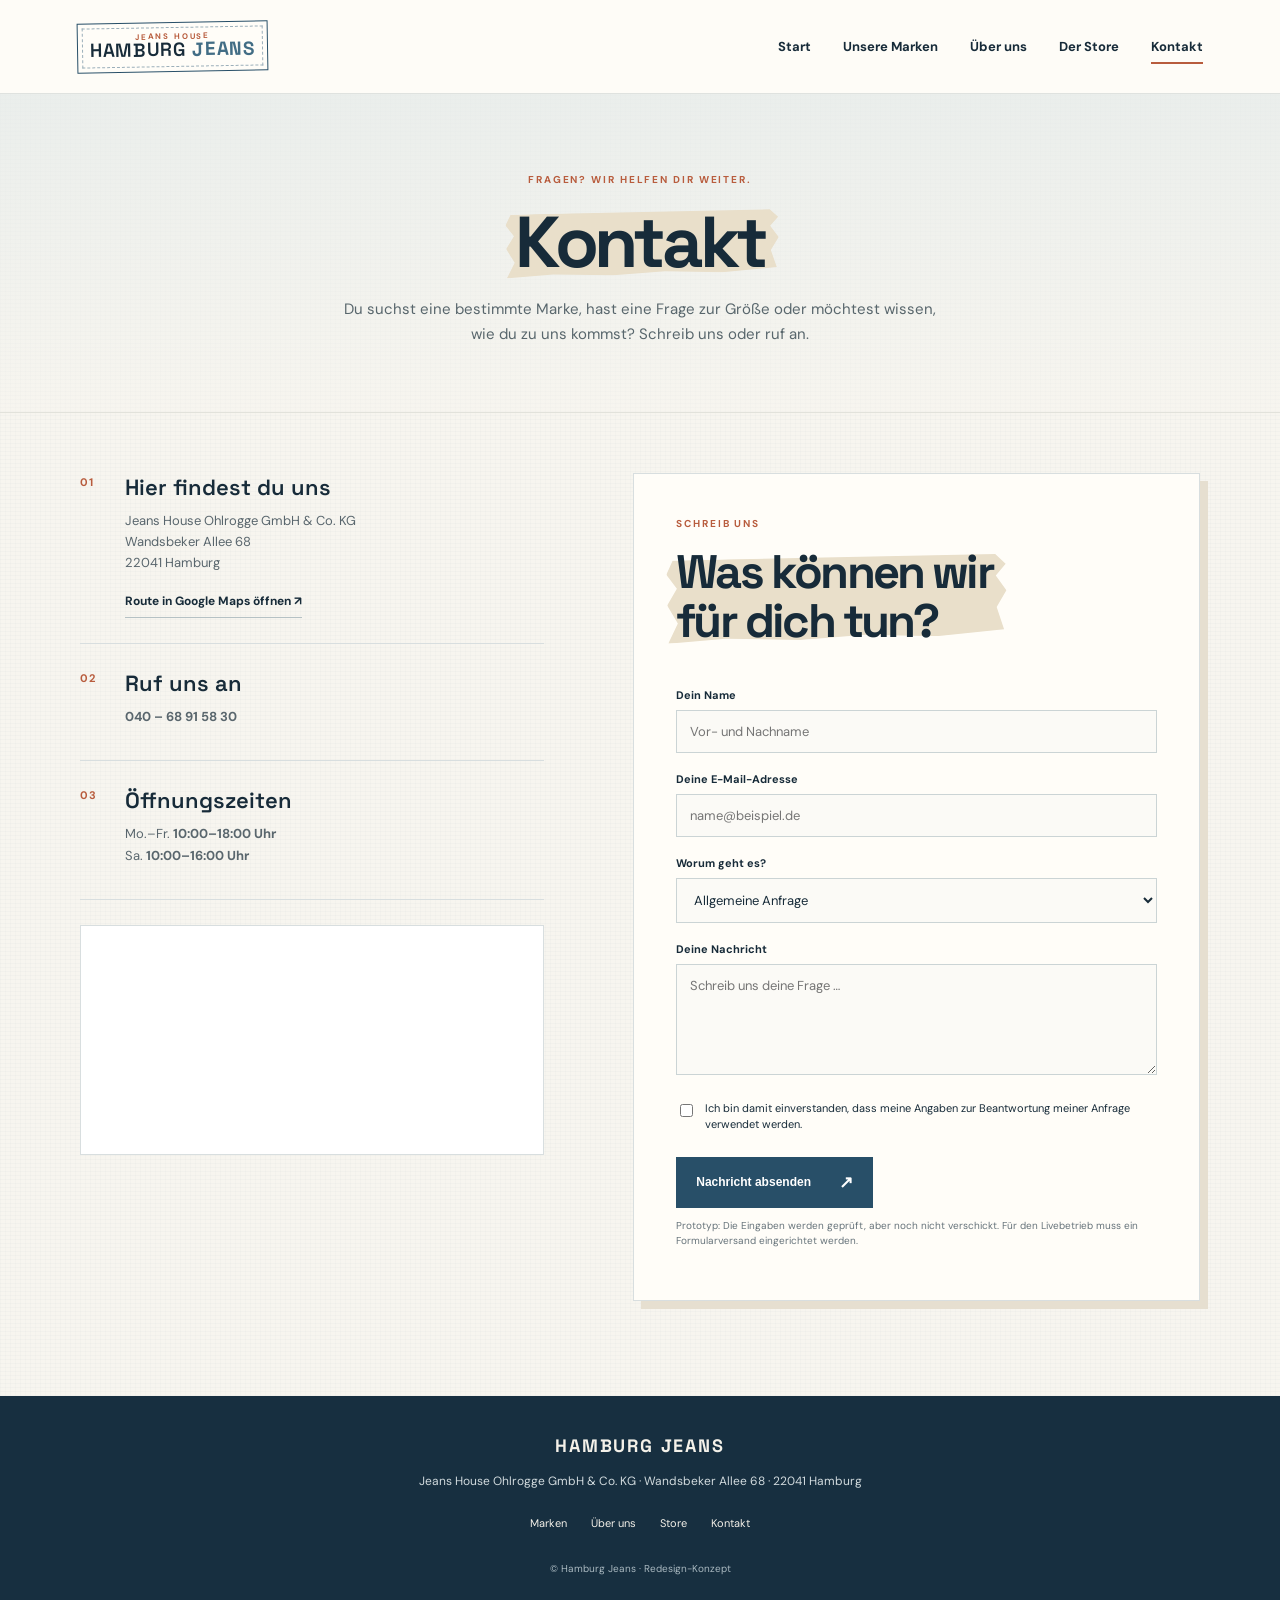
<file: kontakt.html>
<!doctype html><html lang="de"><head><meta charset="utf-8"><meta name="viewport" content="width=device-width, initial-scale=1"><title>Kontakt & Anfahrt – Hamburg Jeans</title><link rel="stylesheet" href="style.css"><script defer src="script.js"></script></head><body><header class="site-header"><a class="brand" href="index.html"><span class="brand-small">JEANS HOUSE</span><span class="brand-main">HAMBURG <b>JEANS</b></span><span class="brand-stitch"></span></a><button class="menu-toggle" aria-label="Menü öffnen" aria-expanded="false">☰</button><nav class="nav"><a href="index.html">Start</a><a href="marken.html">Unsere Marken</a><a href="ueber-uns.html">Über uns</a><a href="store.html">Der Store</a><a class="active" href="kontakt.html">Kontakt</a></nav></header><main><section class="page-hero"><p class="eyebrow">FRAGEN? WIR HELFEN DIR WEITER.</p><h1 class="patch-heading">Kontakt</h1><p>Du suchst eine bestimmte Marke, hast eine Frage zur Größe oder möchtest wissen, wie du zu uns kommst? Schreib uns oder ruf an.</p></section><section class="section-wrap contact-layout"><div class="contact-info"><div class="contact-block"><span class="contact-icon">01</span><h2>Hier findest du uns</h2><p>Jeans House Ohlrogge GmbH & Co. KG<br>Wandsbeker Allee 68<br>22041 Hamburg</p><a class="text-link" href="https://www.google.com/maps/search/?api=1&query=Wandsbeker+Allee+68%2C+22041+Hamburg" target="_blank" rel="noreferrer">Route in Google Maps öffnen ↗</a></div><div class="contact-block"><span class="contact-icon">02</span><h2>Ruf uns an</h2><p><a href="tel:+494068915830">040 – 68 91 58 30</a></p></div><div class="contact-block"><span class="contact-icon">03</span><h2>Öffnungszeiten</h2><p>Mo.–Fr. <strong>10:00–18:00 Uhr</strong><br>Sa. <strong>10:00–16:00 Uhr</strong></p></div><div class="map-frame"><iframe title="Karte: Jeans House Hamburg" src="https://www.google.com/maps?q=Wandsbeker%20Allee%2068%2C%2022041%20Hamburg&output=embed" loading="lazy" referrerpolicy="no-referrer-when-downgrade"></iframe></div></div><form class="contact-form" id="contact-form"><p class="eyebrow">SCHREIB UNS</p><h2 class="patch-heading">Was können wir<br>für dich tun?</h2><label for="name">Dein Name</label><input id="name" name="name" autocomplete="name" required placeholder="Vor- und Nachname"><label for="email">Deine E-Mail-Adresse</label><input id="email" name="email" type="email" autocomplete="email" required placeholder="name@beispiel.de"><label for="topic">Worum geht es?</label><select id="topic" name="topic"><option>Allgemeine Anfrage</option><option>Marke oder Größe</option><option>Öffnungszeiten und Anfahrt</option><option>Sonstiges</option></select><label for="message">Deine Nachricht</label><textarea id="message" name="message" rows="5" required placeholder="Schreib uns deine Frage …"></textarea><label class="consent"><input type="checkbox" required><span>Ich bin damit einverstanden, dass meine Angaben zur Beantwortung meiner Anfrage verwendet werden.</span></label><button class="button button-dark" type="submit">Nachricht absenden <span>↗</span></button><p class="form-note">Prototyp: Die Eingaben werden geprüft, aber noch nicht verschickt. Für den Livebetrieb muss ein Formularversand eingerichtet werden.</p><p class="form-status" id="form-status" aria-live="polite"></p></form></section></main><footer class="footer"><a class="footer-logo" href="index.html">HAMBURG JEANS</a><p>Jeans House Ohlrogge GmbH & Co. KG · Wandsbeker Allee 68 · 22041 Hamburg</p><div><a href="marken.html">Marken</a><a href="ueber-uns.html">Über uns</a><a href="store.html">Store</a><a href="kontakt.html">Kontakt</a></div><small>© Hamburg Jeans · Redesign-Konzept</small></footer></body></html>
</file>
<file: style.css>
@import url('https://fonts.googleapis.com/css2?family=DM+Sans:wght@400;500;600;700&family=Space+Grotesk:wght@400;500;600;700&display=swap');
:root{--ink:#172b39;--blue:#284f68;--blue2:#426d85;--cream:#f5f2eb;--paper:#fffdf8;--rust:#b85c3d;--muted:#66737a;--line:#d8dedf;--stitch:#e4d8bd}*{box-sizing:border-box}html{scroll-behavior:smooth}body{margin:0;color:var(--ink);font-family:'DM Sans',sans-serif;background-color:#f7f5ef;background-image:repeating-linear-gradient(0deg,rgba(36,77,101,.025) 0,rgba(36,77,101,.025) 1px,transparent 1px,transparent 4px),repeating-linear-gradient(90deg,rgba(36,77,101,.018) 0,rgba(36,77,101,.018) 1px,transparent 1px,transparent 5px);line-height:1.65}a{color:inherit;text-decoration:none}img{display:block;max-width:100%}.site-header{height:94px;padding:0 clamp(20px,6vw,90px);display:flex;align-items:center;justify-content:space-between;gap:28px;background:rgba(255,253,248,.94);border-bottom:1px solid #dfe2df;position:relative;z-index:5}.brand{display:flex;flex-direction:column;position:relative;line-height:1;letter-spacing:.04em;padding:9px 12px 12px;border:1px solid var(--blue);transform:rotate(-1deg);background:#fffdf8}.brand-small{font-size:8px;letter-spacing:.23em;text-align:center;color:var(--rust);font-weight:700}.brand-main{font-family:'Space Grotesk',sans-serif;font-size:19px;font-weight:600;white-space:nowrap}.brand-main b{color:var(--blue2)}.brand-stitch{position:absolute;inset:4px;border:1px dashed #9bafba;pointer-events:none}.nav{display:flex;align-items:center;gap:clamp(14px,2.5vw,34px)}.nav a{font-size:13px;font-weight:700;position:relative;padding:8px 0}.nav a:after{content:"";position:absolute;left:0;bottom:1px;width:0;height:2px;background:var(--rust);transition:width .2s}.nav a:hover:after,.nav a.active:after{width:100%}.menu-toggle{display:none;border:0;background:none;color:var(--ink);font-size:25px}.hero{min-height:540px}.home-hero{padding:clamp(56px,9vw,130px) clamp(22px,10vw,150px);display:flex;align-items:center;position:relative;overflow:hidden;background:linear-gradient(100deg,rgba(15,38,53,.94),rgba(25,59,78,.85)),url('https://images.unsplash.com/photo-1542272604-787c3835535d?auto=format&fit=crop&w=2000&q=85') center/cover;color:white}.home-hero:after{content:"";position:absolute;right:7%;top:15%;width:260px;height:340px;border:1px dashed rgba(245,232,202,.55);transform:rotate(7deg);pointer-events:none}.hero-copy{max-width:610px;position:relative;z-index:1}.eyebrow{font-size:10px;letter-spacing:.19em;font-weight:700;color:var(--rust);margin:0 0 16px}.home-hero .eyebrow{color:#e9c6a7}.hero h1{font-family:'Space Grotesk',sans-serif;font-size:clamp(54px,8vw,100px);letter-spacing:-.075em;line-height:.96;margin:0 0 25px}.hero h1 span{color:#d5e2e7}.hero-copy>p:not(.eyebrow){font-size:16px;max-width:470px;color:#edf0ed}.button{display:inline-flex;align-items:center;gap:28px;padding:14px 19px;margin-top:18px;background:#f4e7cf;color:var(--ink);font-size:12px;font-weight:700;border:1px solid #f4e7cf;transition:transform .2s,background .2s}.button:hover{transform:translateY(-2px);background:white}.button span{font-size:17px}.button-dark{background:var(--blue);border-color:var(--blue);color:white}.button-dark:hover{background:var(--ink)}.hero-note{position:absolute;right:clamp(25px,9vw,130px);bottom:50px;display:flex;flex-direction:column;align-items:center;color:#e9e7df;font-size:11px;letter-spacing:.1em;text-transform:uppercase}.hero-note strong{font-family:'Space Grotesk',sans-serif;font-size:76px;line-height:1;color:#e6c9a9;letter-spacing:-.08em}.section-wrap{width:min(1120px,calc(100% - 44px));margin:0 auto}.intro{display:grid;grid-template-columns:1fr 1fr;gap:10%;padding-top:95px;padding-bottom:75px;align-items:center}.patch-heading{font-family:'Space Grotesk',sans-serif;font-size:clamp(36px,5vw,59px);line-height:1.05;letter-spacing:-.06em;margin:0 0 22px;display:inline-block;position:relative;z-index:0}.patch-heading:before{content:"";position:absolute;z-index:-1;left:-9px;right:-14px;top:8%;bottom:8%;background:#e9dfca;transform:rotate(-1.6deg);clip-path:polygon(2% 0,97% 3%,100% 15%,97% 29%,100% 47%,97% 67%,99% 94%,79% 100%,58% 96%,39% 100%,17% 96%,0 100%,3% 76%,0 54%,3% 34%,0 17%)}.intro-text p{color:#52616a;font-size:15px;max-width:510px}.text-link{font-size:12px;font-weight:700;border-bottom:1px solid #b5c1c4;padding-bottom:5px;display:inline-block;margin-top:10px}.text-link span{margin-left:14px}.feature-grid{display:grid;grid-template-columns:repeat(3,1fr);gap:14px;padding-bottom:95px}.feature-card{padding:28px;background:#fffdf8;border:1px solid #dfe2dc;min-height:240px;position:relative}.feature-card:before{content:"";position:absolute;left:10px;right:10px;top:10px;bottom:10px;border:1px dashed #e3d8c7;pointer-events:none}.feature-number{font-size:10px;color:var(--rust);font-weight:700;letter-spacing:.15em}.feature-card h3{font:600 25px 'Space Grotesk',sans-serif;line-height:1.1;margin:35px 0 10px;letter-spacing:-.04em}.feature-card p{font-size:13px;color:var(--muted)}.feature-card .text-link{margin-top:8px}.feature-dark{background:var(--blue);color:white}.feature-dark p{color:#dce4e6}.feature-dark .feature-number{color:#e9c6a7}.feature-dark:before{border-color:#7592a0}.home-store{display:grid;grid-template-columns:1.05fr .95fr;align-items:center;gap:8%;padding-bottom:100px}.home-store-image{position:relative}.home-store-image:after{content:"";position:absolute;inset:12px -12px -12px 12px;border:1px dashed #a8b7ba;z-index:-1}.home-store-image img{width:100%;height:330px;object-fit:cover}.home-store-copy p:not(.eyebrow){color:#59666d;font-size:14px}.footer{padding:38px 22px 24px;background:#172f40;color:#f4f1e9;text-align:center}.footer-logo{font:700 18px 'Space Grotesk',sans-serif;letter-spacing:.1em}.footer p{font-size:12px;color:#d1dadd}.footer div{display:flex;justify-content:center;gap:24px;flex-wrap:wrap;margin:22px 0}.footer div a{font-size:11px}.footer small{font-size:10px;color:#aab9c0}.page-hero{padding:78px 22px 65px;text-align:center;background:linear-gradient(180deg,rgba(229,235,234,.7),rgba(247,245,239,.35));border-bottom:1px solid #e2e2db}.page-hero .patch-heading{font-size:clamp(44px,6vw,72px);margin-bottom:17px}.page-hero>p:last-child{max-width:600px;margin:0 auto;color:#58666c;font-size:15px}.brand-page{padding-top:55px;padding-bottom:90px}.brand-banner{padding:15px;background:#fff;border:1px solid var(--line);margin-bottom:38px}.brand-banner img{width:100%;height:auto}.brand-list{display:grid;grid-template-columns:repeat(3,1fr);gap:15px}.brand-list article{padding:26px 24px;background:rgba(255,253,248,.85);border:1px solid var(--line)}.brand-list article>span{font-size:11px;letter-spacing:.12em;color:var(--rust);font-weight:700}.brand-list h2{font:600 24px 'Space Grotesk',sans-serif;letter-spacing:-.04em;margin:17px 0 8px}.brand-list article p{font-size:13px}.brand-list .muted{color:var(--muted);font-size:12px}.notice{margin-top:24px;padding:25px 30px;background:#e8e0d0}.notice p{font-size:13px;color:#59666d}.about-layout{display:grid;grid-template-columns:1fr 1fr;gap:8%;align-items:center;padding-top:70px;padding-bottom:80px}.about-image{position:relative}.about-image img{width:100%;height:470px;object-fit:cover}.image-caption{display:block;font-size:10px;color:var(--muted);padding-top:9px}.about-copy p:not(.eyebrow){font-size:14px;color:#56646b}.about-copy .patch-heading{font-size:clamp(35px,4.3vw,51px)}.quote-band{background:#e6dfd0;padding:60px 22px;text-align:center}.quote-band p{font:600 clamp(23px,3.5vw,38px) 'Space Grotesk',sans-serif;letter-spacing:-.04em;margin:0 auto 14px;max-width:750px}.quote-band span{font-size:11px;color:#5c686c}.store-gallery{display:grid;grid-template-columns:1.15fr .85fr;gap:18px;padding-top:55px;padding-bottom:70px}.store-photo{margin:0;background:#fffdf8;border:1px solid var(--line);padding:9px}.store-photo img{width:100%;height:260px;object-fit:cover}.store-photo-wide{grid-row:span 2}.store-photo-wide img{height:100%;min-height:540px}.store-photo figcaption{font-size:11px;color:#66737a;padding:11px 6px 4px}.visit-strip{display:grid;grid-template-columns:1fr 1fr;gap:10%;padding-bottom:95px;align-items:start}.visit-strip h2{font-size:clamp(34px,4vw,48px)}.visit-strip p{font-size:13px;color:#59666d}.hours{background:#fffdf8;border:1px solid var(--line);padding:25px}.hours h3{font:600 23px 'Space Grotesk',sans-serif;margin:0 0 18px}.hours p{display:flex;justify-content:space-between;gap:15px;border-bottom:1px solid #e5e6e0;padding-bottom:10px}.hours strong{color:var(--ink)}.hours small{font-size:10px;color:var(--muted)}.contact-layout{display:grid;grid-template-columns:.9fr 1.1fr;gap:8%;padding-top:60px;padding-bottom:95px}.contact-block{position:relative;padding:0 0 25px 45px;border-bottom:1px solid var(--line);margin-bottom:25px}.contact-icon{position:absolute;left:0;top:0;color:var(--rust);font-size:11px;font-weight:700;letter-spacing:.1em}.contact-block h2{font:600 22px 'Space Grotesk',sans-serif;margin:0 0 9px}.contact-block p{font-size:13px;color:#59666d;margin:0 0 8px}.contact-block a:not(.text-link){font-weight:700}.map-frame{height:230px;border:1px solid var(--line);padding:6px;background:white}.map-frame iframe{width:100%;height:100%;border:0}.contact-form{background:#fffdf8;border:1px solid var(--line);padding:clamp(22px,4vw,42px);box-shadow:8px 8px 0 #e6dfd0}.contact-form h2{font-size:clamp(34px,4vw,47px)}.contact-form label{display:block;font-size:11px;font-weight:700;margin:17px 0 6px}.contact-form input:not([type=checkbox]),.contact-form select,.contact-form textarea{width:100%;border:1px solid #cbd4d5;background:#fbfaf6;padding:12px 13px;border-radius:0;font:13px 'DM Sans',sans-serif;color:var(--ink)}.contact-form textarea{resize:vertical}.contact-form input:focus,.contact-form select:focus,.contact-form textarea:focus{outline:2px solid #8fa9b6;outline-offset:1px}.contact-form .consent{display:flex;align-items:flex-start;gap:9px;font-weight:400;line-height:1.45}.consent input{margin-top:3px}.contact-form .button{cursor:pointer}.form-note,.form-status{font-size:10px;color:var(--muted);line-height:1.5}.form-status{font-weight:700;color:var(--blue)}
@media(max-width:800px){.site-header{height:78px}.menu-toggle{display:block}.nav{display:none;position:absolute;top:78px;left:0;right:0;background:#fffdf8;padding:15px 24px 24px;border-bottom:1px solid var(--line);flex-direction:column;align-items:flex-start;gap:5px}.nav.open{display:flex}.nav a{padding:8px 0}.hero-note{right:25px;bottom:25px;opacity:.8}.home-hero{min-height:510px}.intro{grid-template-columns:1fr;gap:12px;padding-top:65px;padding-bottom:55px}.feature-grid{grid-template-columns:1fr;padding-bottom:65px}.feature-card{min-height:200px}.home-store{grid-template-columns:1fr;gap:35px;padding-bottom:70px}.home-store-image img{height:300px}.brand-list{grid-template-columns:1fr}.about-layout{grid-template-columns:1fr;gap:35px;padding-top:45px}.about-image img{height:360px}.store-gallery{grid-template-columns:1fr}.store-photo-wide{grid-row:auto}.store-photo-wide img{min-height:0;height:300px}.store-photo img{height:260px}.visit-strip{grid-template-columns:1fr;gap:30px}.contact-layout{grid-template-columns:1fr;gap:45px}.page-hero{padding-top:58px}.hero h1{font-size:clamp(54px,12vw,82px)}}@media(max-width:430px){.brand-main{font-size:16px}.brand{padding:8px 9px 10px}.home-hero{padding:58px 23px 110px}.hero-note{right:23px;bottom:18px;flex-direction:row;gap:7px}.hero-note strong{font-size:36px}.hero-note span{font-size:8px}.patch-heading{font-size:39px}.section-wrap{width:calc(100% - 34px)}.footer div{gap:13px}.contact-form{padding:22px 17px}}
</file>
